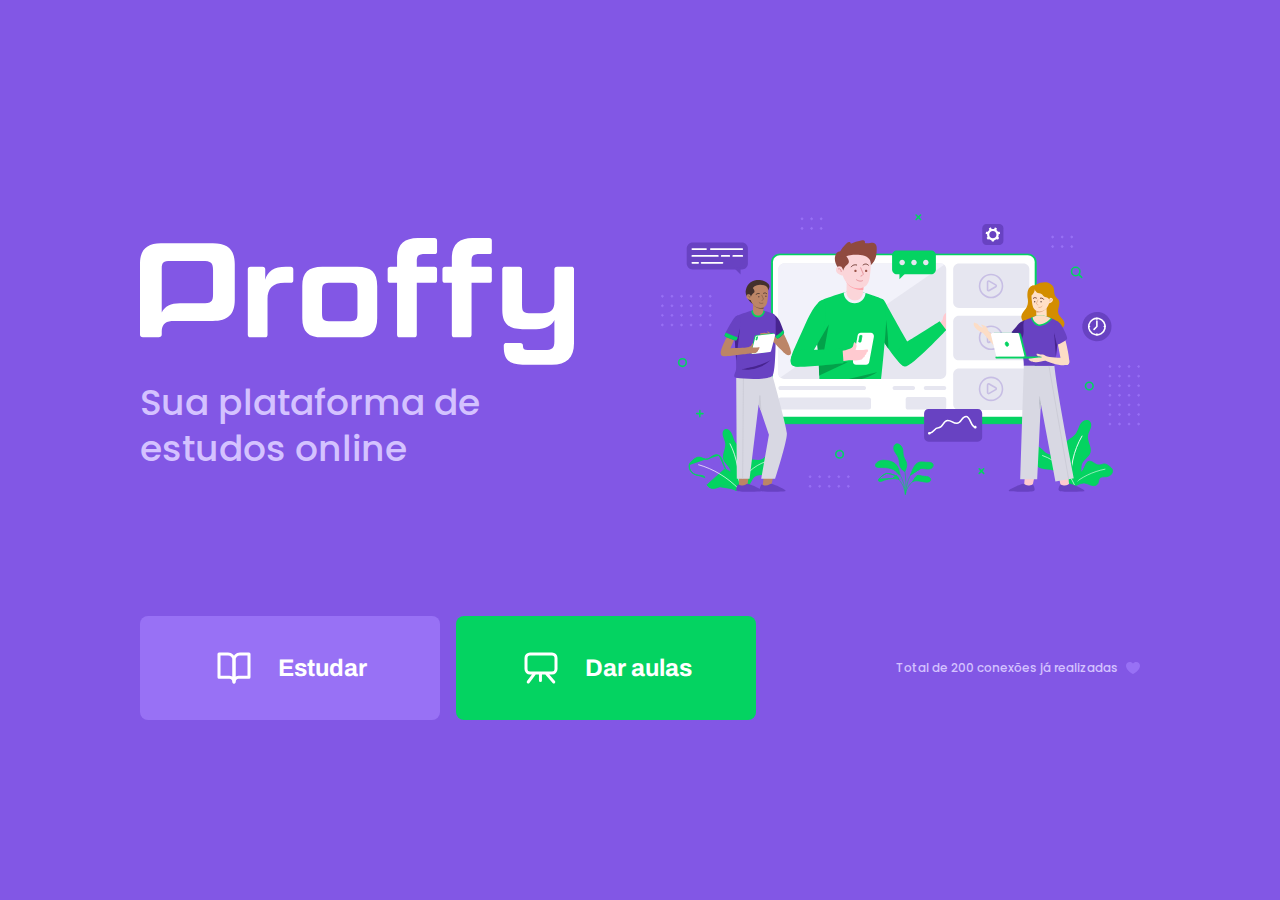
<file: index.html>
<!DOCTYPE html>
<html lang="pt-br">

    <head>
        <meta charset="UTF-8">
        <meta name="viewport" content="width=device-width, initial-scale=1">        
        <meta name="theme-color" content="#8257E5">

        <title>Proffy | Sua plataforma de estudos online</title>

        <link rel="shortcut icon" href="/images/favicon.png" type="image/png">
        
        <link rel="stylesheet" href="/styles/main.css">

        <link rel="stylesheet" href="/styles/partials/page-landing.css">

        <link href="https://fonts.googleapis.com/css2?family=Archivo:wght@400;700&amp;family=Poppins:wght@400;600&amp;display=swap" rel="stylesheet">

    </head>

    <body id="page-landing">

        <div id="container">

            <div class="logo-container">
                <img src="/images/logo.svg" alt="Proffy">
                <h2>Sua plataforma de estudos online</h2>
            </div>
            
            <img class="hero-image" src="/images/landing.svg" alt="Plataforma de Estudos">

            <div class="buttons-container">
                <a class="study" href="/study.html">
                    <img src="/images/icons/study.svg" alt="Estudar">
                    Estudar
                </a>

                <a class="give-classes" href="/give-classes.html">
                    <img src="/images/icons/give-classes.svg" alt="Dar aulas">
                    Dar aulas
                </a>                    
    
            </div>

            <p class="total-connections">
                Total de 200 conexões já realizadas
                <img src="/images/icons/purple-heart.svg" alt="Coração Roxo">
            </p>
        
        </div>

        
    </body>

</html>
</file>
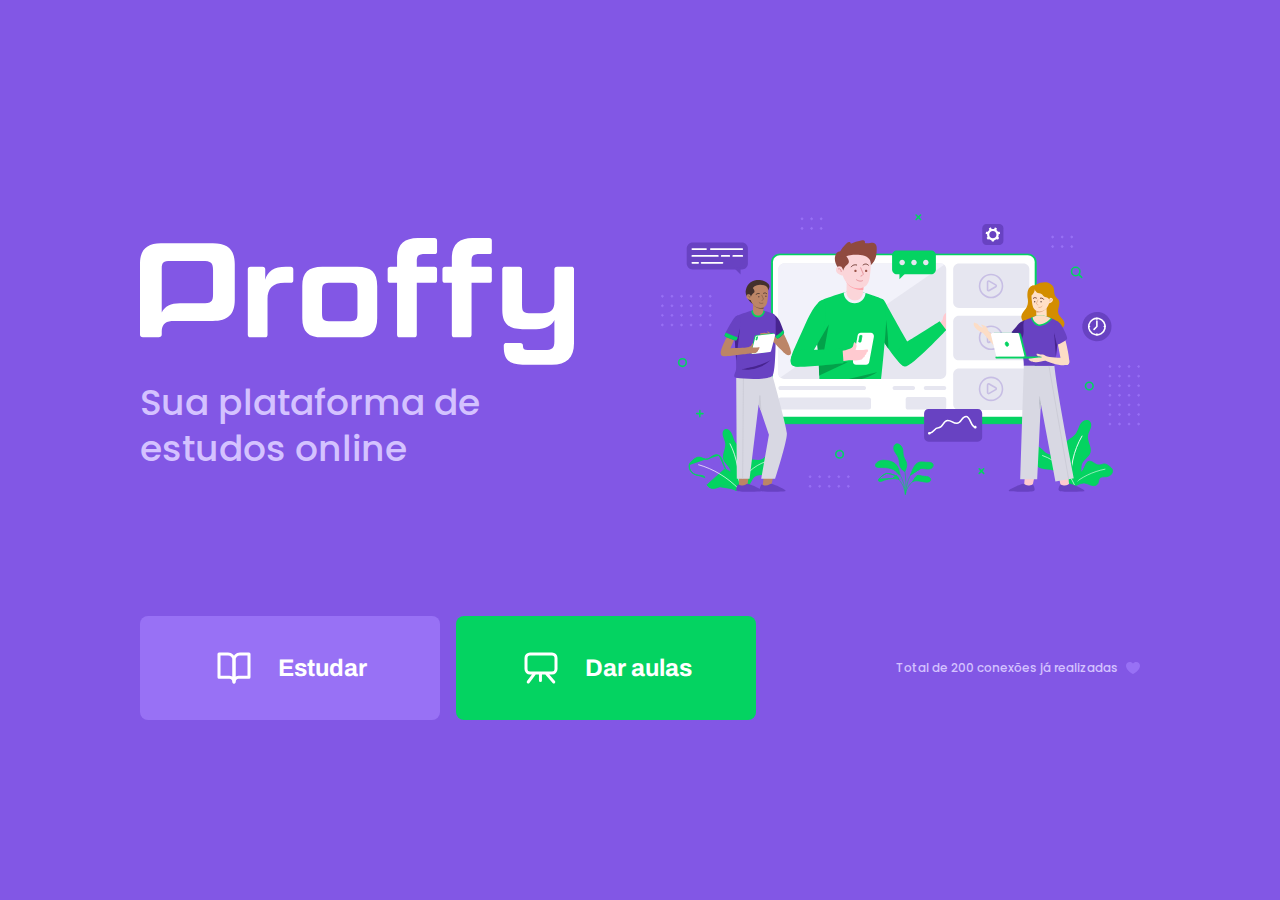
<file: src/views/index.html>
<!DOCTYPE html>
<html lang="pt-br">

    <head>
        <meta charset="UTF-8">
        <meta name="viewport" content="width=device-width, initial-scale=1">        
        <meta name="theme-color" content="#8257E5">

        <title>Proffy | Sua plataforma de estudos online</title>

        <link rel="shortcut icon" href="/images/favicon.png" type="image/png">
        
        <link rel="stylesheet" href="/styles/main.css">

        <link rel="stylesheet" href="/styles/partials/page-landing.css">

        <link href="https://fonts.googleapis.com/css2?family=Archivo:wght@400;700&amp;family=Poppins:wght@400;600&amp;display=swap" rel="stylesheet">

    </head>

    <body id="page-landing">

        <div id="container">

            <div class="logo-container">
                <img src="/images/logo.svg" alt="Proffy">
                <h2>Sua plataforma de estudos online</h2>
            </div>
            
            <img class="hero-image" src="/images/landing.svg" alt="Plataforma de Estudos">

            <div class="buttons-container">
                <a class="study" href="/study">
                    <img src="/images/icons/study.svg" alt="Estudar">
                    Estudar
                </a>

                <a class="give-classes" href="/give-classes">
                    <img src="/images/icons/give-classes.svg" alt="Dar aulas">
                    Dar aulas
                </a>                    
    
            </div>

            <p class="total-connections">
                Total de 200 conexões já realizadas
                <img src="/images/icons/purple-heart.svg" alt="Coração Roxo">
            </p>
        
        </div>

        
    </body>

</html>
</file>
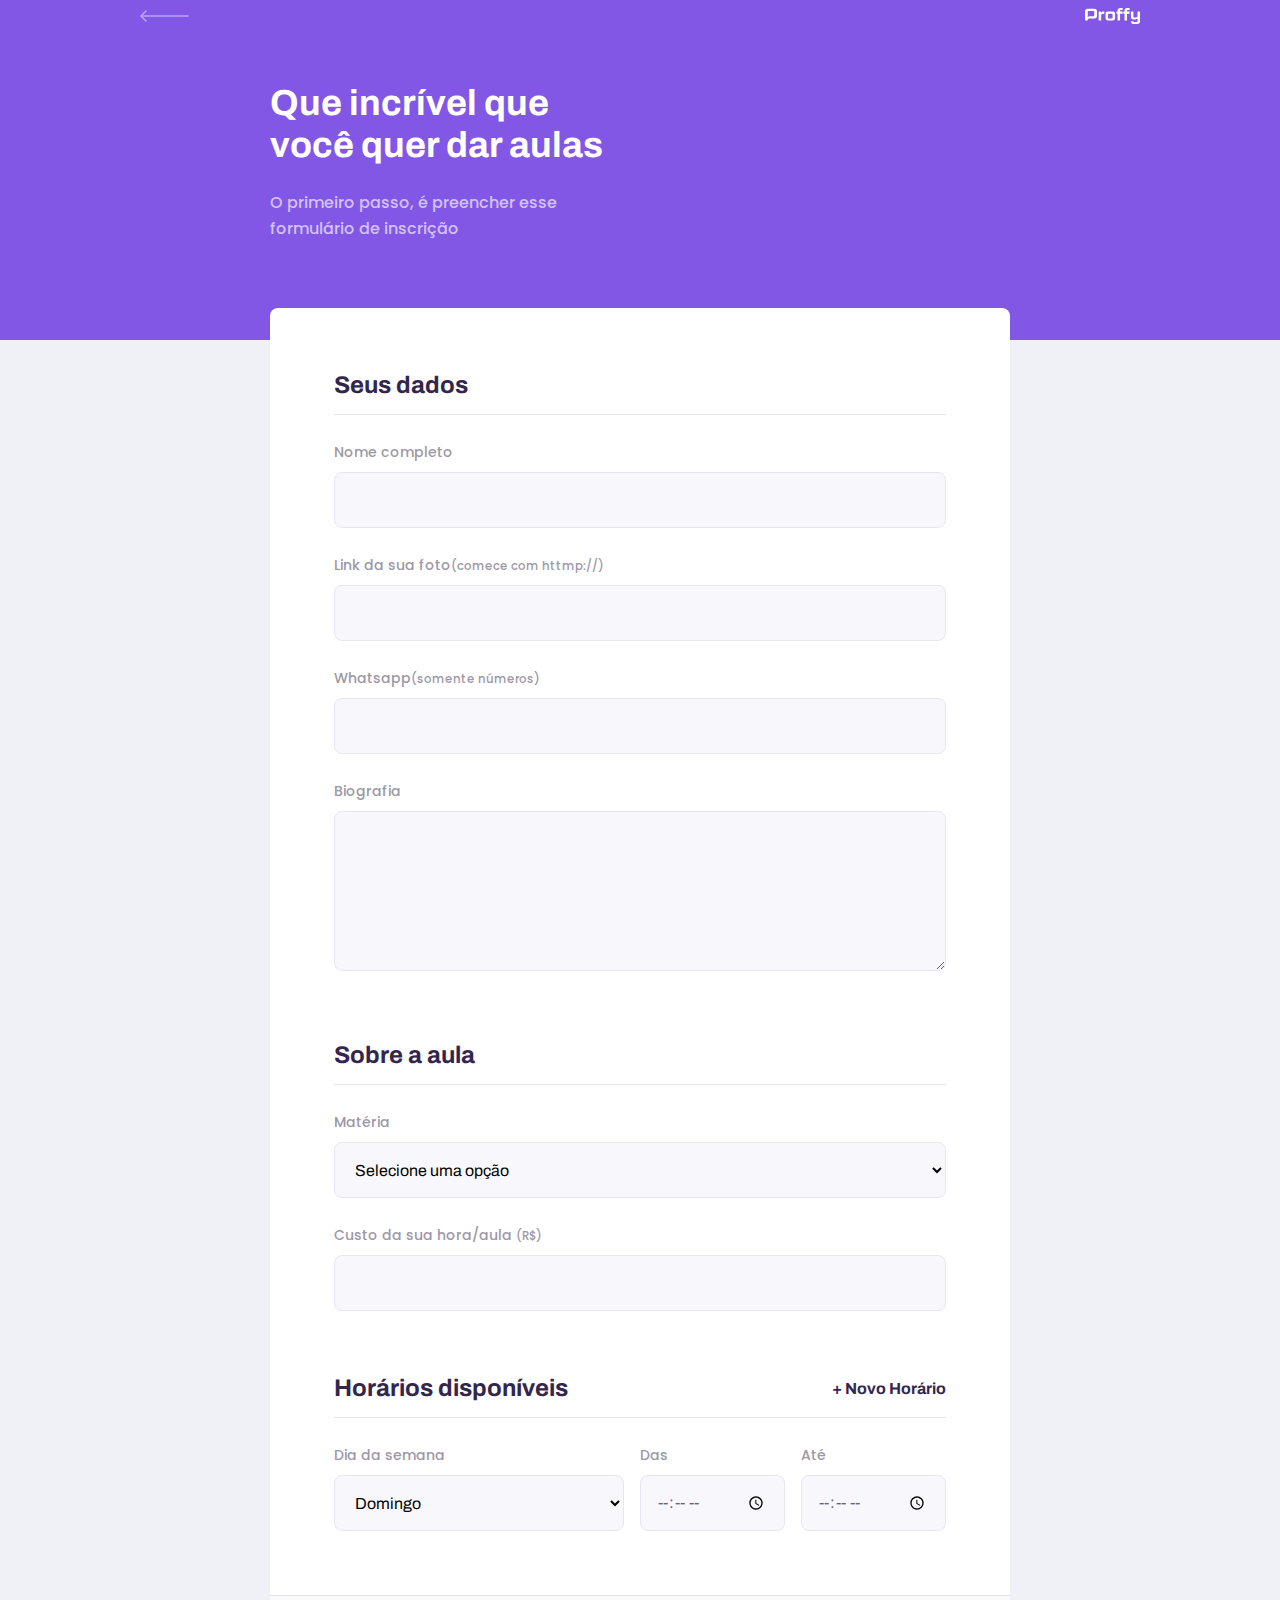
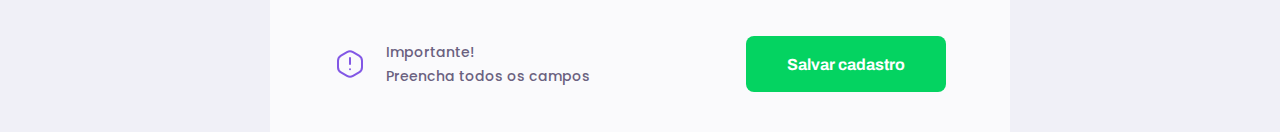
<file: give-classes.html>
<!DOCTYPE html>
<html lang="pt-br">

    <head>
        <meta charset="UTF-8">
        <meta name="viewport" content="width=device-width, initial-scale=1">
        <title>Proffy | Sua plataforma de estudos online</title>
 
        <link rel="stylesheet" href="/styles/main.css">
        <link rel="stylesheet" href="/styles/partials/header.css">
        <link rel="stylesheet" href="/styles/partials/forms.css">
        <link rel="stylesheet" href="/styles/partials/page-give-classes.css">        
        
        <link href="https://fonts.googleapis.com/css2?family=Archivo:wght@400;700&amp;family=Poppins:wght@400;600&amp;display=swap" rel="stylesheet">

        <script src="/scripts/addField.js" defer></script>

    </head>

    <body id="page-give-classes">

        <div id="container">

            <header class="page-header">

                <div class="top-bar-container">
                    <a href="/">
                    <img src="/images/icons/back.svg" alt="Voltar">
                    </a>
                    <img src="/images/logo.svg" alt="Proffy"> 
                </div>

                <div class="header-content">
                    <strong>Que incrível que você quer dar aulas</strong>
                    <p>O primeiro passo, é preencher esse formulário de inscrição</p>
                </div>

            </header>

            <main>
                <form action="" id="create-class">
                    <fieldset>
                        <legend>Seus dados</legend>

                        <div class="input-block">
                            <label for="name">Nome completo</label>
                            <input name="name" id="name" required>
                        </div>
                        <div class="input-block">
                            <label for="avatar">Link da sua foto<small>(comece com httmp://)</small></label>
                            <input name="avatar" id="avatar" type="url" required>
                        </div>
                        <div class="input-block">
                            <label for="whatsapp">Whatsapp<small>(somente números)</small></label>
                            <input name="whatsapp" id="whatsapp" type="number" required>
                        </div>
                        <div class="textarea-block">
                            <label for="bio">Biografia</label>
                            <textarea name="bio" id="bio" required></textarea>
                        </div>

                    </fieldset>

                    <fieldset>
                        <legend>Sobre a aula</legend>
                        <div class="select-block">
                            <label for="subject">Matéria</label>
                            <select name="subject" id="subject" required>
                                <option value="">Selecione uma opção</option>
                                <option value="1">Artes</option>
                                <option value="2">Biologia</option>
                                <option value="3">Ciências</option>
                                <option value="4">Educação física</option>
                                <option value="5">Física</option>
                                <option value="6">Geografia</option>
                                <option value="7">História</option>
                                <option value="8">Matemática</option>
                                <option value="9">Português</option>
                                <option value="10">Química</option>
                            </select>
                        </div>
                        <div class="input-block">
                            <label for="cost">Custo da sua hora/aula
                                <small>(R$)</small>
                            </label>
                            <input type="cost" id="cost" type="number" required>
                        </div>
                    </fieldset>

                    <fieldset   id="schedule-items">
                        <legend>Horários disponíveis
                            <button type="button" id="add-time">+ Novo Horário</button>
                        </legend>

                        <!-- Dias da semana-->
                        <div class="schedule-item">
                            <div class="select-block">
                                <label for="weekday">Dia da semana</label>
                                <select name="weekday[]" required>
                                    <option value="0">Domingo</option>
                                    <option value="1">Segunda-feira</option>
                                    <option value="2">Terça-feira</option>
                                    <option value="3">Quarta-feira</option>
                                    <option value="4">Quinta-feira</option>
                                    <option value="5">Sexta-feira</option>
                                    <option value="6">Sábado</option>
                                </select>
                            </div>

                            <div class="input-block">
                                <label for="time_from">Das</label>
                                <input type="time" name="time_from[]">
                            </div>
                            <div class="input-block">
                                <label for="time_to">Até</label>
                                <input type="time" name="time_to[]">
                            </div>
                        </div>
                        
                    </fieldset>

                </form>

                <!-- Imagem e botão-->
                <footer>
                    <p>
                        <img src="/images/icons/warning.svg" alt="Aviso importante">
                        Importante!<br>Preencha todos os campos
                    </p>
                    <button type="submit" form="create-class">Salvar cadastro</button>
                </footer>

            </main>

        </div>
        
    </body>

</html>
</file>
<file: styles/main.css>
:root {
    --color-background: #F0F0F7;
    --color-primary-lighter: #9871F5;
    --color-primary-light: #916BEA;
    --color-primary: #8257E5;
    --color-primary-dark: #774DD6;
    --color-primary-darker: #6842C2;
    --color-secondary: #04D361;
    --color-secondary-dark: #04BF58;
    --color-title-in-primary: #FFFFFF;
    --color-text-in-primary: #D4C2FF;
    --color-text-title: #32264D;
    --color-text-complement: #9C98A6;
    --color-text-base: #6A6180;
    --color-line-in-white: #E6E6F0;
    --color-input-background: #F8F8FC;
    --color-button-text: #FFFFFF;
    --color-box-base: #FFFFFF;
    --color-box-footer: #FAFAFC;
  
    font-size: 60%;
  }

* {
    margin: 0;
    padding: 0;
    box-sizing: border-box;
}

html, body {
    height: 100vh;
}

body {
    background: var(--color-background);
    display: flex;
    align-items: center;
    justify-content: center;
}

body,
input,
button,
textarea {
    font-weight: 500;
    font-family: Poppins;
    font-size: 1.6rem;
    color: var(--color-text-base);
}

#container {
    width: 90vw;
    max-width: 700px;
}

@media (min-width: 700px) {
    :root {
        font-size: 62.5%; /*todo 1rem vai ser relativo a 10px*/
    }
}
</file>
<file: styles/partials/page-landing.css>
#page-landing {
    background: var(--color-primary);
}

#page-landing #container {
    color: var(--color-text-in-primary);
}

.logo-container img {
    height: 10rem;
}

.logo-container {
    text-align: center;
    margin-bottom: 3.2rem;
}

.logo-container h2 {
    font-weight: 500;
    font-size: 3.6rem;
    line-height: 4.6rem;
    margin-top: 0.8rem;
}

.hero-image {
    width: 100%;
}

.buttons-container {
    display: flex;
    justify-content: center;
    margin: 3.2rem 0;
}

.buttons-container a {
    width: 30rem;
    height: 10.4rem;
    border-radius: 0.8rem;
    margin-right: 1.6rem;
    font: 700 2.4rem Archivo;
    display: flex;
    align-items: center;
    justify-content: center;
    text-decoration: none;
    transition: background 0.2s;
    color: var(--color-button-text);
}

.buttons-container a img {
    width: 4rem;
    margin-right: 2.4rem;
}

.buttons-container a.study {
    background: var(--color-primary-lighter);
}

.buttons-container a.study:hover {
    background: var(--color-primary-light);
}

.buttons-container a.give-classes {
    background: var(--color-secondary);
    margin-right: 0;
}

.buttons-container a.give-classes:hover {
    background: var(--color-secondary-dark);
}

.total-connections {
    font-size: 1.2rem;
    display: flex;
    align-items: center;
    justify-content: center;
}

.total-connections img {
    margin-left: 0.8rem;
}

@media (max-width: 600px) {
    :root {
        font-size: 40%;
    }
}

@media (min-width: 1000px) {    
    #page-landing #container {
        max-width: 1000px;
        display: grid;
        grid-template-columns: 2fr 1fr 2fr;
        grid-template-rows: 350px 1fr;
        grid-template-areas: 
        "proffy image image"
        "button button texting";
        column-gap: 87px;
        row-gap: 86px;
    }

    .logo-container {
        grid-area: proffy;
        text-align: initial;
        align-self: center;
        margin: 0;
    }

    .logo-container img {
        height: 12.7rem;
    }

    .hero-image {
        grid-area: image;
        height: 35rem;
    }

    .buttons-container {
        grid-area: button;
        justify-content: flex-start;
        margin: 0;
    }

    .total-connections {
        grid-area: texting;
        justify-self: end;
        font-size: 1.2rem;
    }

}
</file>
<file: styles/partials/header.css>
.page-header {
    background-color: var(--color-primary);
    display: flex;
    flex-direction: column;
}

.page-header .top-bar-container {
    width: 90%;
    margin: 0 auto;
    display: flex;
    align-items: center;
    justify-content: space-between;
    padding: 1.6 0;
}

.page-header .top-bar-container a {
    height: 3.2rem;
    transition: opacity 0.2s;
}

.page-header .top-bar-container a:hover {
    opacity: 0.6;
}

.page-header .top-bar-container > img {
    height: 1.6rem;
}

.page-header .header-content {
    width: 90%;
    margin: 3.2rem auto;
    position: relative;
}

.page-header .header-content strong {
    font: 700 3.6rem Archivo;
    line-height: 4.2rem;
    color: var(--color-title-in-primary);
}

.page-header .header-content p {
    max-width: 30rem;
    font-size: 1.6rem;
    line-height: 2.6rem;
    color: var(--color-text-in-primary);
    margin-top: 2.4rem;
}

@media (min-width: 700px) {
    .page-header {
        height: 340px;
    }

    .page-header .top-bar-container {
        max-width: 1000px;
    }    

    .page-header .header-content {
        max-width: 740px;
        margin: 0 auto;
        flex: 1 1;
        padding-bottom: 48px;
        display: flex;
        flex-direction: column;
        justify-content: center;
    }

    .page-header .header-content strong {
        max-width: 350px;
    }
    
}
</file>
<file: styles/partials/forms.css>
.select-block label,
.input-block label,
.textarea-block label {
    font-size: 1.4rem;
    color: var(--color-text-complement);
}

.input-block input,
.select-block select, 
.textarea-block textarea {
    width: 100%;
    height: 5.6rem;
    margin-top: 0.8rem;
    border-radius: 0.8rem;
    background: var(--color-input-background);
    border: 1px solid var(--color-line-in-white);
    outline: 0;
    padding: 0 1.6rem;
    font: 1.6rem Archivo;
}

.textarea-block textarea {
    padding: 1.2rem 1.6rem;
    height: 16rem;
    resize: vertical;
}

.input-block,
.textarea-block {
    position: relative;
}

.input-block:focus-within::after,
.textarea-block:focus-within::after {
    content: "";
    width: calc(100% - 3.2rem);
    height: 2px;
    background: var(--color-primary-light);
    position: absolute;
    left: 1.6rem;
    bottom: 0;
}
</file>
<file: styles/partials/page-give-classes.css>
#page-give-classes #container {
    width: 100vw;
    height: 100vh;
}

#page-give-classes .page-header .header-content {
    margin-bottom: 6.4rem;
}

#page-give-classes main {
    background: var(--color-box-base);
    width: 100%;
    max-width: 74rem;
    border-radius: .8rem;
    margin: -3.2rem auto 3.2rem;
    padding-top: 6.4rem;
}

#page-give-classes fieldset {
    border: none;
    padding: 0 2.4rem;
}

#page-give-classes fieldset+fieldset {
    margin-top: 6.4rem;
}

#page-give-classes fieldset legend {
    font: 700 2.4rem Archivo;
    color: var(--color-text-title);
    margin-bottom: 2.4rem;
    display: flex;
    align-items: center;
    justify-content: space-between;
    width: 100%;
    padding-bottom: 1.6rem;
    border-bottom: 1px solid var(--color-line-in-white);
}

#page-give-classes fieldset legend button {
    background: none;
    border: 0;
    color: var(--color-prymary);
    font: 700 1.6rem Archivo;
    cursor: pointer;
    transition: 0.2;
}

#page-give-classes fieldset legend button:hover {
    transform:  translateY(-5px);
    color: var(--color-prymary-dark);
}

/* input-block depois do input-block e */
/* textarea depois do input-block */
/* input depois do select block */
#page-give-classes .input-block+.input-block,
#page-give-classes .input-block+.textarea-block,
#page-give-classes .select-block+.input-block{
    margin-top: 2.4rem;
}

#page-give-classes main footer {
    padding: 4rem 2.4rem;
    background: var(--color-box-footer);
    border-top: 1px solid var(--color-line-in-white);
    margin-top: 6.4rem;
}

#page-give-classes main footer p {
    display: flex;
    align-items: center;
    justify-content: center;
    font-size: 1.4rem;
    line-height: 2.4rem;
    color: var(collor-text-complement);
}

#page-give-classes main footer p img {
    margin-right: 2rem;
}

#page-give-classes main footer button {
    width: 100%;
    height: 5.6rem;
    background: var(--color-secondary);
    color: var(--color-button-text);
    border: 0;
    border-radius: .8rem;
    cursor: pointer;
    font: 700 1.6rem Archivo;
    display: flex;
    align-items: center;
    justify-content: center;
    text-decoration: none;
    transition: 0.2s;
    margin-top: 3.2rem;
}

#page-give-classes main footer button:hover {
    background: var(--color-secondary-dark);
}

.schedule-item+.schedule-item {
    margin-top: 3.2rem;
    padding-top: 3.2rem;
    border-top: 1px solid var(--color-line-in-white);
}

@media (min-width: 700px) {
    #page-give-classes #container {
        max-width: 100vw;
    }

    #page-give-classes .page-header .header-content {
        margin-bottom: 0;
    }

    #page-give-classes main fieldset {
        padding:  0 64px;
    }

    .schedule-item {
        display: grid;
        grid-template-columns: 2fr 1fr 1fr;
        column-gap: 1.6rem;
    }

    #page-give-classes #schedule-items .select-block+.input-block,
    #page-give-classes #schedule-items .input-block+.input-block {
        margin-top: 0;
    }

    #page-give-classes main footer {
        padding: 40px 64px;
        display: flex;
        align-items: center;
        justify-content: space-between;
    }

    #page-give-classes main footer button {
        margin-top: 0;
        width: 200px;
    }


}
</file>
